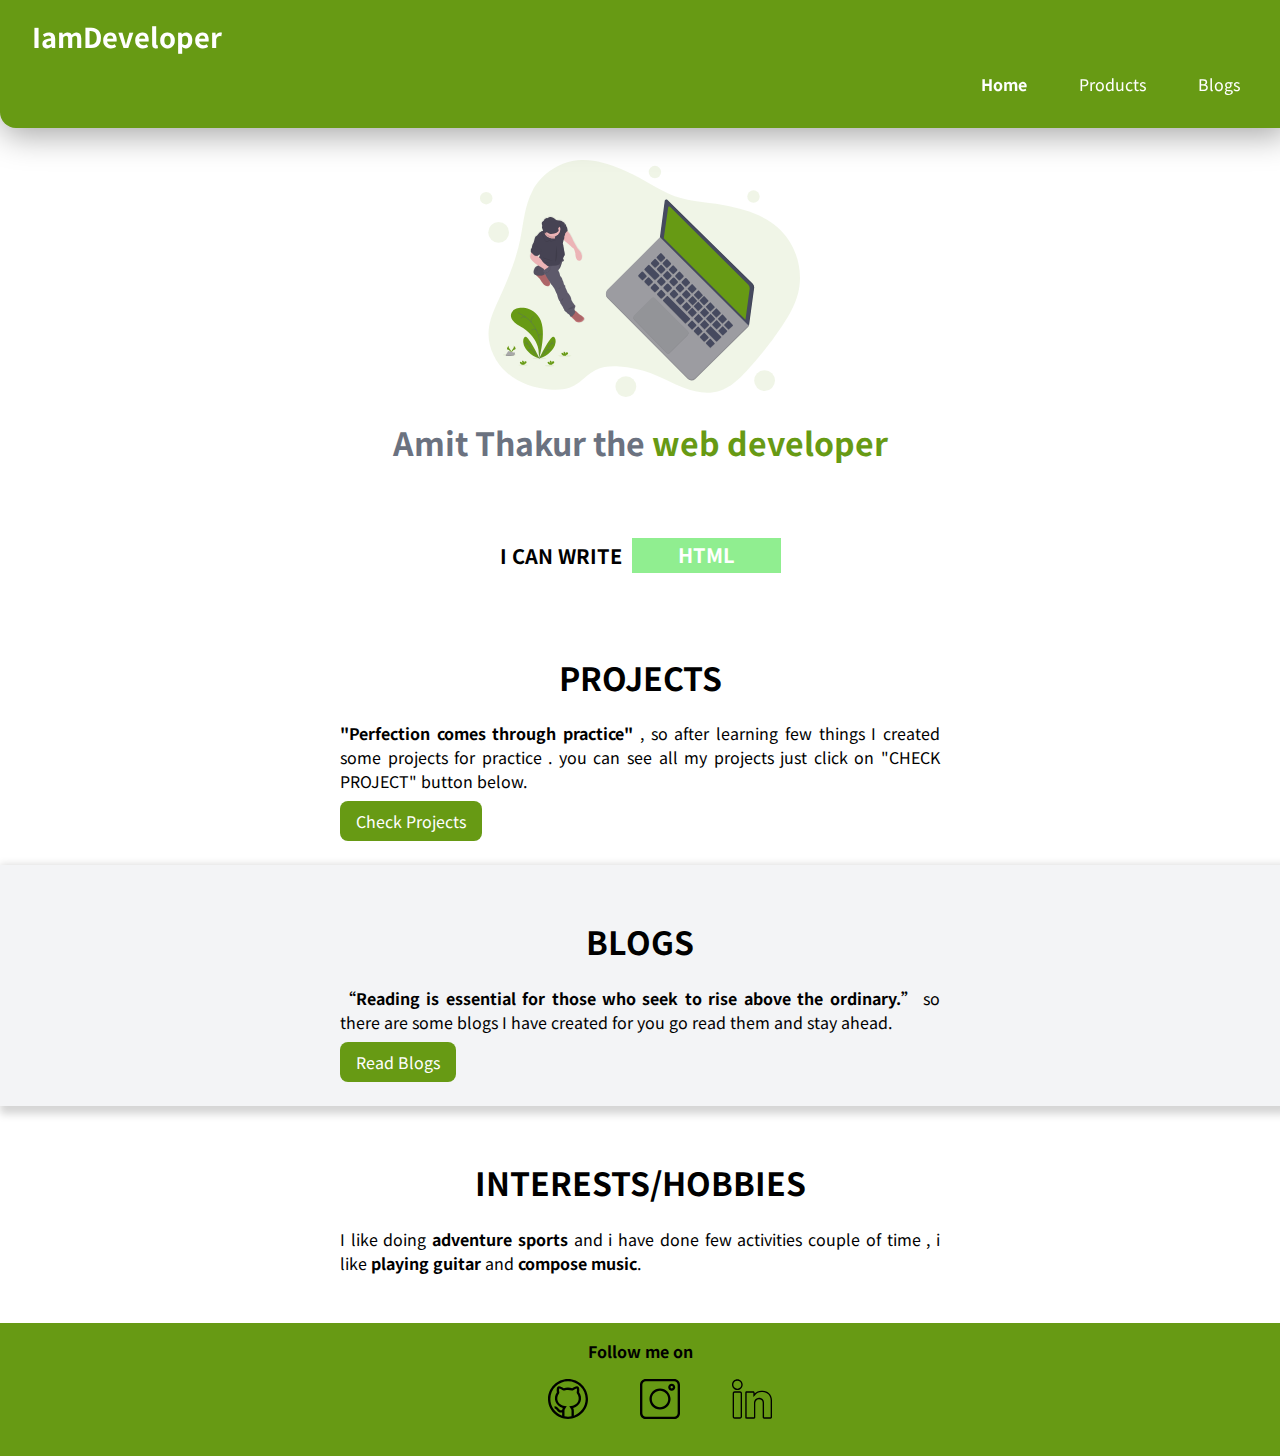
<file: index.html>
<!DOCTYPE html>
<html lang="en">
<head>
    <meta charset="UTF-8">
    <meta name="viewport" content="width=device-width, initial-scale=1.0">
    <meta http-equiv="X-UA-Compatible" content="ie=edge">
    <title>AMIT THAKUR|| PORTFOLIO</title>
    <link rel="stylesheet" href="site.css">
</head>
<body onload="loadfun()">
    <div id ="loading"></div>
    <nav class = "navigation container ">
        <div class = "nav-brand"><a class = "link link-active" href="/">IamDeveloper</a></div>
            <ul class = "list-non-bullet-nav-pills">
                <li class= list-item-inline>
                    <a class = "link link-active "href="/">Home</a>
                </li>
                <li class = "list-item-inline">
                    <a class = "link" href="projects.html">Products</a>
                </li>
                <li class= list-item-inline>
                    <a class = "link" href="blog1.html">Blogs</a>
                </li>
            </ul>
    </nav>
        
    <header class = "hero">
        <img class = "hero-img" src="/images/main2.svg" />
        <h1 class="hero-heading">Amit Thakur the <span class= "heading-inverted">web developer</span></h1>
    </header>
    

    <div class = contents>
        <div class= "slide-wrapper">
            I can write
                <div class="slider">
                    <div class ="slider-text1">HTML</div>
                    <div class ="slider-text2">CSS</div>
                    <div class ="slider-text3">JAVASCRIPT</div>
                </div>
        </div>
    </div>

    <section class = "section">
        <div class = "container container-center">
            <h1>PROJECTS</h1>
            <p> <strong>"Perfection comes through practice" </strong>, so after learning few things I created some projects  for practice . you can see all my projects just  click on "CHECK PROJECT" button below.</p>
            <a class = "link primary-link "  href="projects.html"> Check Projects</a>

        </div>
    </section>
    <section class = "section ow ">
        <div class = "container container-center">
            <h1>BLOGS</h1>
            <p><strong>“Reading is essential for those who seek to rise above the ordinary.”</strong> so there are some blogs I have created for you  go read them and stay ahead.
            </p>
            <a class = "link primary-link "  href="blog1.html"> Read Blogs</a>
        </div>
    </section>

    <section class = "section ">
            <div class = "container container-center">
                <h1>INTERESTS/HOBBIES</h1>
                <p>I like  doing <strong>adventure sports</strong> and i have done few activities couple of time , i like <strong>playing guitar</strong> and <strong>compose music</strong>. 
                </p>
                
            </div>
    </section>

    <footer class="footer container">
        <div  style="color: black " class ="footer-header" > <strong> Follow me on</strong></div>
        <ul class ="social-links list-non-bullet">
            <li class = "list-item-inline">
                <a class ="link" href="https://github.com/AmitThakur11"> <img src="images/github.svg" width="40" height="40"></a>
            </li>
            <li class = "list-item-inline"> 
                <a class ="link" href="https://www.instagram.com/i.m.dexter/"> <img src="images/instagram.svg" width="40" height="40"></a>
            </li>
            <li class = "list-item-inline"> 
                <a  class ="link" href="https://www.linkedin.com/in/amit-thakur-664503193/"> <img src="images/linkedin.svg" width="40" height="40"></a>
            </li>
        </ul>
    </footer>
    <script>
        var load = document.getElementById("loading");
        function loadfun()
        {
            load.style.display = 'none';
        }
    </script>

    
                    
                
        
    
</body>
</html>
</file>
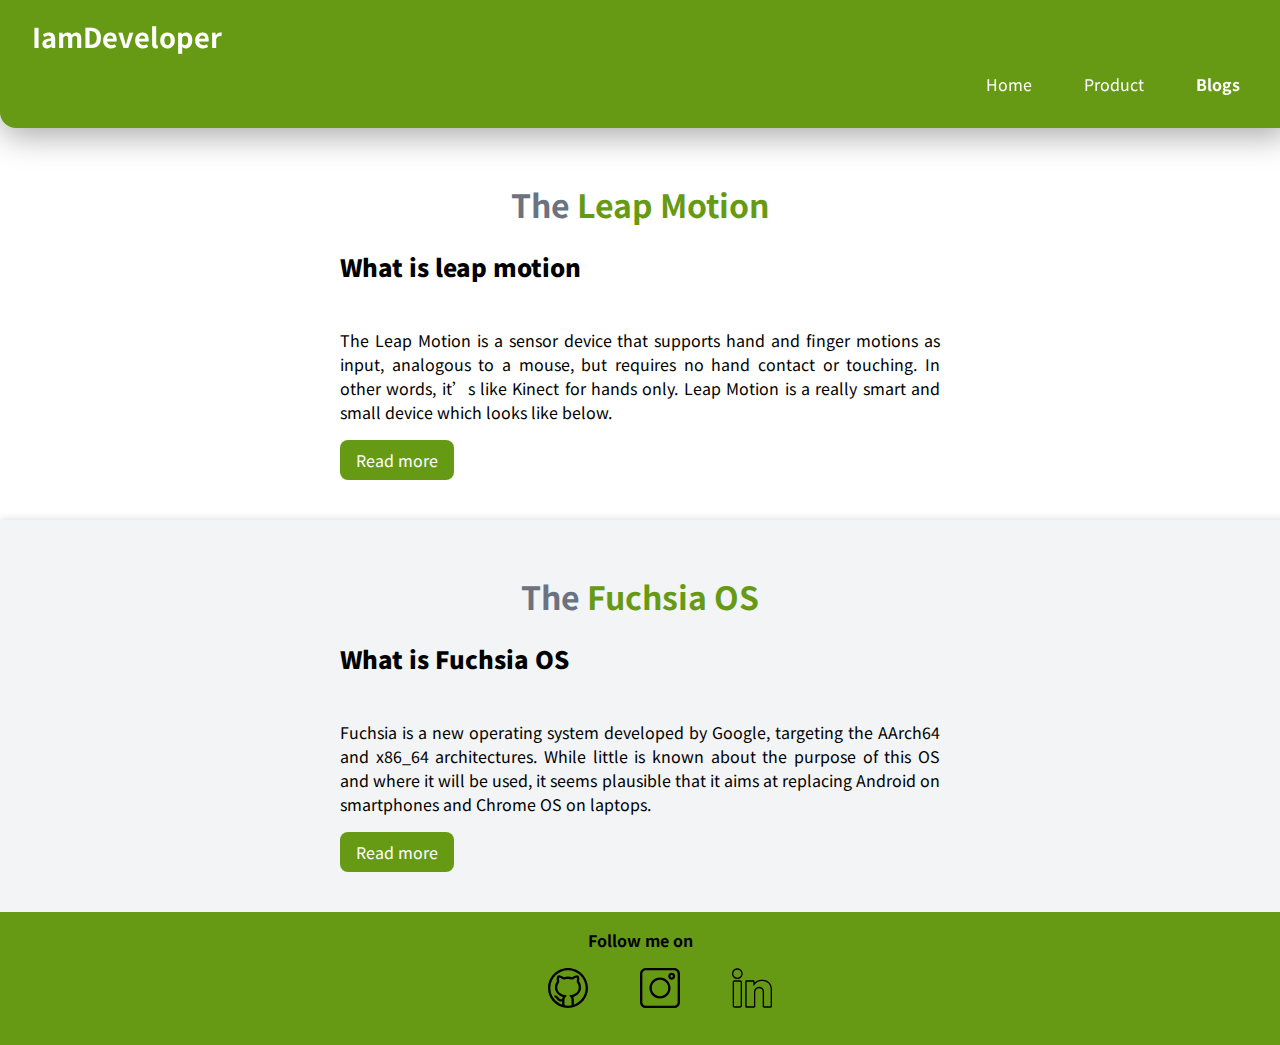
<file: blog1.html>
<!DOCTYPE html>
<html lang="en">
<head>
    <meta charset="UTF-8">
    <meta name="viewport" content="width=device-width, initial-scale=1.0">
    <meta http-equiv="X-UA-Compatible" content="ie=edge">
    <title>PORTFOLIO</title>
    <link rel="stylesheet" href="site.css">
</head>
<body onload="loadfun()">
    <nav class = "navigation container ">
        <div class = "nav-brand"><a class = "link link-active" href="/">IamDeveloper</a></div>
            <ul class = "list-non-bullet-nav-pills">
                <li class= list-item-inline>
                    <a class = "link  " href="/">Home</a>
                </li>
                <li class = "list-item-inline">
                    <a  class = "link " href="projects.html">Product</a>
                </li>
                <li class = "list-item-inline">
                    <a class ="link link-active" href="blog1.html">Blogs</a>
                </li>
                
            </ul>
    </nav>
        

        <section class = "section ">
            <header style = "padding: 0rem" class = "hero">
                <h1 class="hero-heading">The <span class= "heading-inverted">Leap Motion</span></h1>
            </header>
            
            <div class = "container container-center">
                
                <p style="text-align: justify;"><h2><strong>What is leap motion</strong></h2><br>The Leap Motion is a sensor device that supports hand and finger motions as input, analogous to a mouse, but requires no hand contact or touching.
                        In other words, it’s like Kinect for hands only.
                        Leap Motion is a really smart and small device which looks like below.<br><br>
                        <a class = "link primary-link "  href="full-leap.html">Read more</a>

                </p>
                
            </div>
        </section>
        


        <section class = "section ow ">
            <header style = "padding: 0rem;" class = "hero">
                <h1  class="hero-heading">The <span class= "heading-inverted">Fuchsia OS</span></h1>
            </header>
            <div class = "container container-center">

                    <p style="text-align: justify;"><h2><strong>What is Fuchsia OS</strong></h2><br>
                        Fuchsia is a new operating system developed by Google, targeting the AArch64 and
                         x86_64 architectures. While little is known about the purpose of this OS and where
                          it will be used, it seems plausible that it aims at replacing Android on smartphones
                           and Chrome OS on laptops.<br><br>
                           <a class = "link primary-link "  href="fuchsia.html">Read more</a>

    
                    </p>
                
            </div>
        </section>

        
    

    <footer class="footer container">
            <div  style="color: black " class ="footer-header" ><strong> Follow me on</strong></div>
            <ul class ="social-links list-non-bullet">
                <li class = "list-item-inline">
                    <a class ="link" href="https://github.com/AmitThakur11"> <img src="images/github.svg" width="40" height="40"></a>
                </li>
                <li class = "list-item-inline"> 
                    <a class ="link" href="https://www.instagram.com/i.m.dexter/"> <img src="images/instagram.svg" width="40" height="40"></a>
                </li>
                <li class = "list-item-inline"> 
                    <a  class ="link" href="https://www.linkedin.com/in/amit-thakur-664503193/"> <img src="images/linkedin.svg" width="40" height="40"></a>
                </li>
            </ul>
    </footer>
    <script>
        var load = document.getElementById("loading");
        function loadfun()
        {
            load.style.display = 'none';
        }
    </script>

    </body>
    </html>
</file>
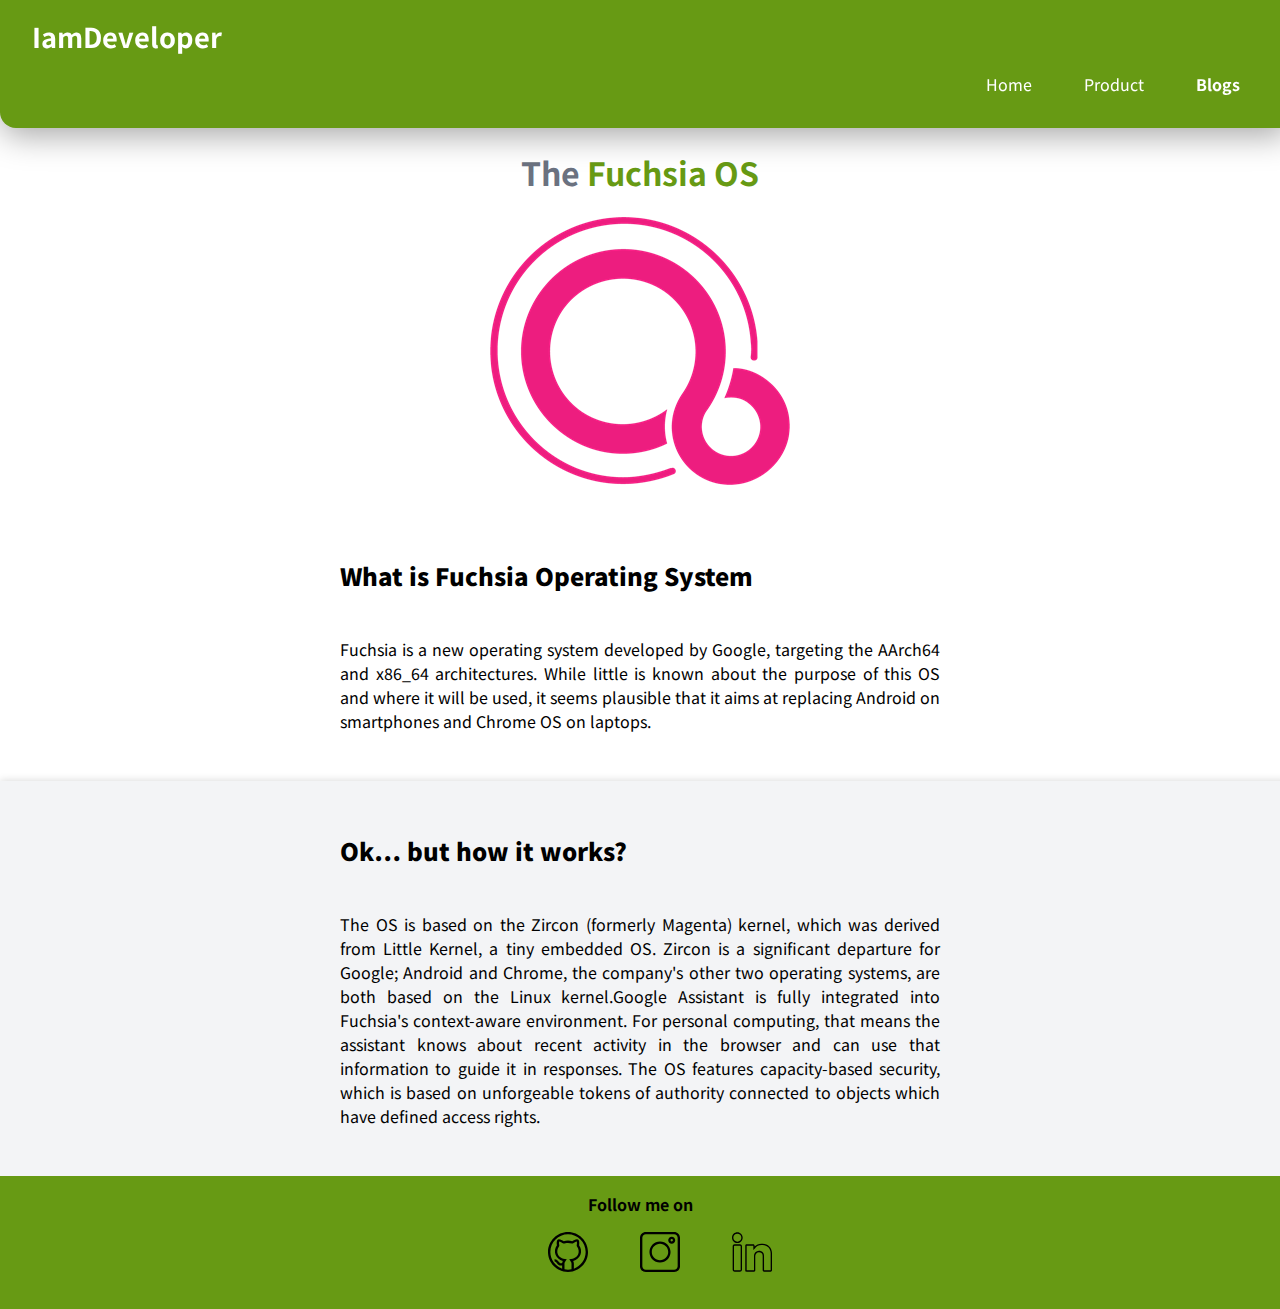
<file: fuchsia.html>
<!DOCTYPE html>
<html lang="en">
<head>
    <meta charset="UTF-8">
    <meta name="viewport" content="width=device-width, initial-scale=1.0">
    <meta http-equiv="X-UA-Compatible" content="ie=edge">
    <title>PORTFOLIO</title>
    <link rel="stylesheet" href="site.css">
</head>
<body onload="loadfun()">
    <nav class = "navigation container ">
        <div class = "nav-brand"><a class = "link link-active" href="/">IamDeveloper</a></div>
            <ul class = "list-non-bullet-nav-pills">
                <li class= list-item-inline>
                    <a class = "link  " href="/">Home</a>
                </li>
                <li class = "list-item-inline">
                    <a  class = "link " href="projects.html">Product</a>
                </li>
                <li class = "list-item-inline">
                    <a class ="link link-active" href="blog1.html">Blogs</a>
                </li>
                
            </ul>
    </nav>
    <header style = "padding: 0rem;" class = "hero">
        <h1 class="hero-heading">The <span class= "heading-inverted">Fuchsia OS</span></h1>
    </header>
    <p style = "text-align:center;"><img style="max-width: 300px " src="./images/fuschia.png" ></p>


    <section class = "section ">
            <div class = "container container-center">
                
                <p style="text-align: justify;"><h2><strong>What is Fuchsia Operating System</strong></h2><br>
                    Fuchsia is a new operating system developed by Google, targeting the AArch64 and
                     x86_64 architectures. While little is known about the purpose of this OS and where
                      it will be used, it seems plausible that it aims at replacing Android on smartphones
                       and Chrome OS on laptops.

                </p>
                
            </div>
    </section>
    <section class = "section ow ">
            <div class = "container container-center">
                
                <p style="text-align: justify;"><h2><strong>Ok… but how it works?</strong></h2><br>

                    The OS is based on the Zircon (formerly Magenta) kernel, which was derived from 
                    Little Kernel, a tiny embedded OS. Zircon is a significant departure for Google;
                    Android and Chrome, the company's other two operating systems, are both based on
                    the Linux kernel.Google Assistant is fully integrated into Fuchsia's context-aware 
                    environment. For personal computing, that means the assistant knows about recent 
                    activity in the browser and can use that information to guide it in responses. 
                    The OS features capacity-based security, which is based on unforgeable tokens of
                    authority connected to objects which have defined access rights.


            
                        
                        
                </p>
                
            </div>
    </section>

    <footer class="footer container">
            <div  style="color: black " class ="footer-header" ><strong> Follow me on</strong></div>
            <ul class ="social-links list-non-bullet">
                <li class = "list-item-inline">
                    <a class ="link" href="https://github.com/AmitThakur11"> <img src="images/github.svg" width="40" height="40"></a>
                </li>
                <li class = "list-item-inline"> 
                    <a class ="link" href="https://www.instagram.com/i.m.dexter/"> <img src="images/instagram.svg" width="40" height="40"></a>
                </li>
                <li class = "list-item-inline"> 
                    <a  class ="link" href="https://www.linkedin.com/in/amit-thakur-664503193/"> <img src="images/linkedin.svg" width="40" height="40"></a>
                </li>
            </ul>
    </footer>
    <script>
        var load = document.getElementById("loading");
        function loadfun()
        {
            load.style.display = 'none';
        }
    </script>

    </body>
    </html>
</file>
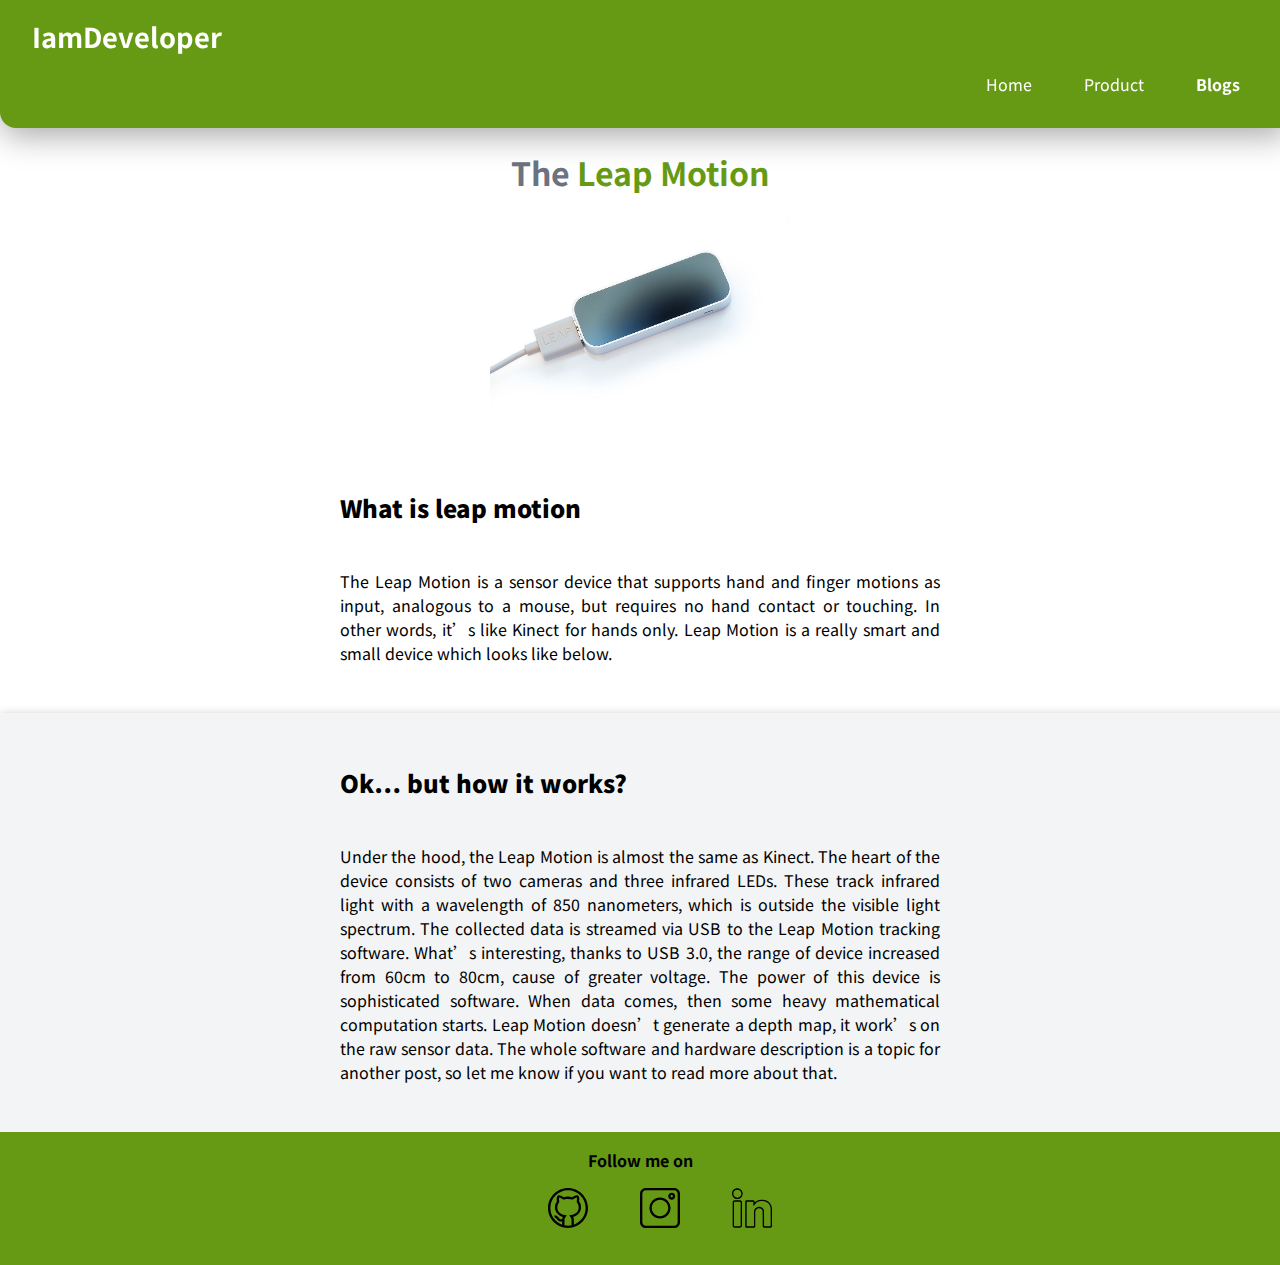
<file: full-leap.html>
<!DOCTYPE html>
<html lang="en">
<head>
    <meta charset="UTF-8">
    <meta name="viewport" content="width=device-width, initial-scale=1.0">
    <meta http-equiv="X-UA-Compatible" content="ie=edge">
    <title>PORTFOLIO</title>
    <link rel="stylesheet" href="site.css">
</head>
<body onload="loadfun()">
    <nav class = "navigation container ">
        <div class = "nav-brand"><a class = "link link-active" href="/">IamDeveloper</a></div>
            <ul class = "list-non-bullet-nav-pills">
                <li class= list-item-inline>
                    <a class = "link  " href="/">Home</a>
                </li>
                <li class = "list-item-inline">
                    <a  class = "link " href="projects.html">Product</a>
                </li>
                <li class = "list-item-inline">
                    <a class ="link link-active" href="blog1.html">Blogs</a>
                </li>
                
            </ul>
    </nav>
    <header style = "padding: 0rem;" class = "hero">
        <h1 class="hero-heading">The <span class= "heading-inverted">Leap Motion</span></h1>
    </header>
    <p style = "text-align:center;"><img style="max-width: 300px " src="images/blog1.jpg" ></p>


    <section class = "section ">
            <div class = "container container-center">
                
                <p style="text-align: justify;"><h2><strong>What is leap motion</strong></h2><br>The Leap Motion is a sensor device that supports hand and finger motions as input, analogous to a mouse, but requires no hand contact or touching.
                        In other words, it’s like Kinect for hands only.
                        Leap Motion is a really smart and small device which looks like below.

                </p>
                
            </div>
    </section>
    <section class = "section ow ">
            <div class = "container container-center">
                
                <p style="text-align: justify;"><h2><strong>Ok… but how it works?</strong></h2><br>
            
                        Under the hood, the Leap Motion is almost the same as Kinect.
                        The heart of the device consists of two cameras and three infrared LEDs. These track infrared light with a wavelength of 850 nanometers, which is outside the visible light spectrum. The collected data is streamed via USB to the Leap Motion tracking software. What’s interesting, thanks to USB 3.0, the range of device increased from 60cm to 80cm, cause of greater voltage.
                        The power of this device is sophisticated software. When data comes, then some heavy mathematical computation starts. Leap Motion doesn’t generate a depth map, it work’s on the raw sensor data.
                        The whole software and hardware description is a topic for another post, so let me know if you want to read more about that.

                </p>
                
            </div>
    </section>

    <footer class="footer container">
            <div  style="color: black " class ="footer-header" ><strong> Follow me on</strong></div>
            <ul class ="social-links list-non-bullet">
                <li class = "list-item-inline">
                    <a class ="link" href="https://github.com/AmitThakur11"> <img src="images/github.svg" width="40" height="40"></a>
                </li>
                <li class = "list-item-inline"> 
                    <a class ="link" href="https://www.instagram.com/i.m.dexter/"> <img src="images/instagram.svg" width="40" height="40"></a>
                </li>
                <li class = "list-item-inline"> 
                    <a  class ="link" href="https://www.linkedin.com/in/amit-thakur-664503193/"> <img src="images/linkedin.svg" width="40" height="40"></a>
                </li>
            </ul>
    </footer>
    <script>
        var load = document.getElementById("loading");
        function loadfun()
        {
            load.style.display = 'none';
        }
    </script>

    </body>
    </html>
</file>
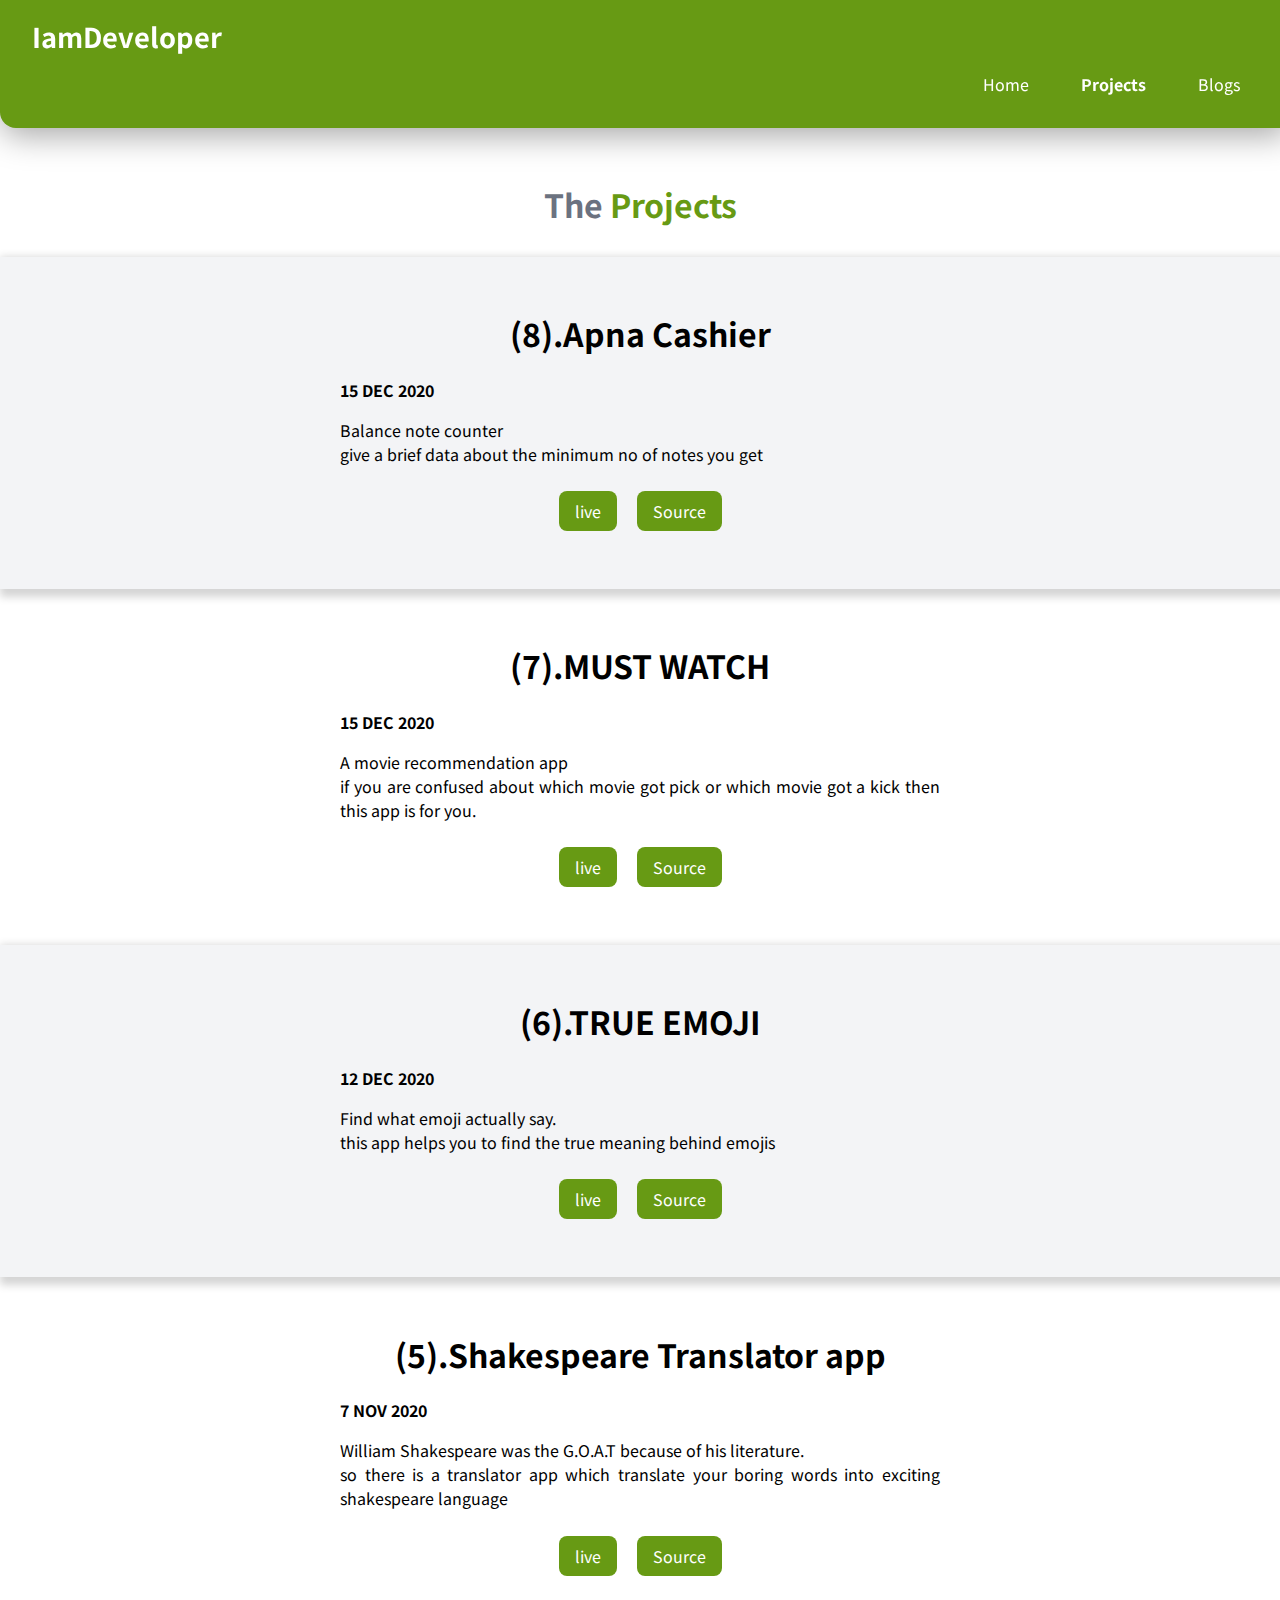
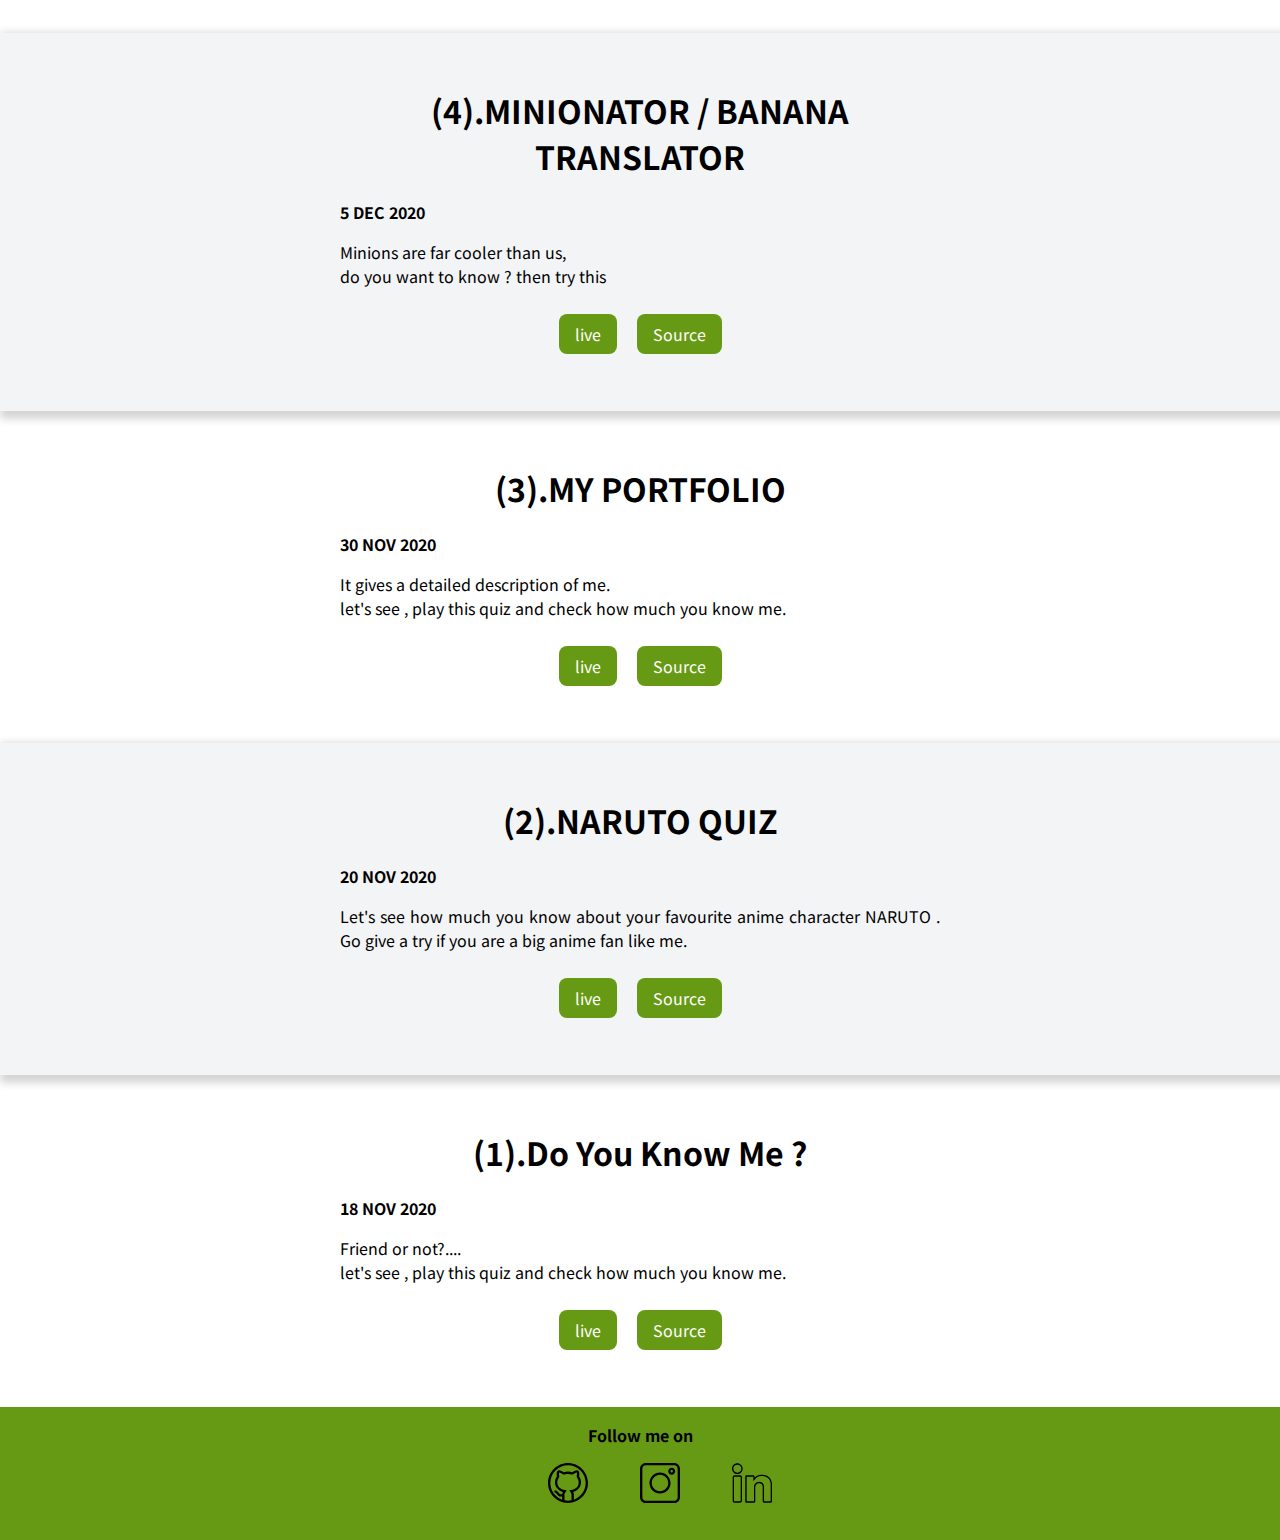
<file: projects.html>
<!DOCTYPE html>
<html lang="en">
<head>
    <meta charset="UTF-8">
    <meta name="viewport" content="width=device-width, initial-scale=1.0">
    <meta http-equiv="X-UA-Compatible" content="ie=edge">
    <title>PORTFOLIO</title>
    <link rel="stylesheet" href="site.css">
</head>
<body onload="loadfun()" >
    <nav class = "navigation container ">
        <div class = "nav-brand"><a class = "link link-active" href="/">IamDeveloper</a></div>
            <ul class = "list-non-bullet-nav-pills">
                <li class= list-item-inline>
                    <a class = "link  "href="/">Home</a>
                </li>
                <li class = "list-item-inline">
                    <a class = "link link-active" href="projects.html">Projects</a>
                </li>
                <li class= list-item-inline>
                    <a class = "link" href="blog1.html">Blogs</a>
                </li>
            </ul>
    </nav>
    <header class = "hero">
        <h1 class="hero-heading">The <span class= "heading-inverted">Projects</span></h1>
    </header>
    
    
    <section class = "section ow">
        <div class = "container container-center">
            <h1>(8).Apna Cashier</h1>
            <p><strong> 15 DEC 2020</strong></p>
            <p> Balance note counter<br>
                give a brief data about the minimum no of notes you get<div class=""></div>
            </p>
            <ul class = "ul">
                    <li class = "list-item-inline"><a class = "link primary-link "  href="https://apna-cashier.netlify.app"> live</a>
                    </li>
                    <li class="list-item-inline"><a class = "link primary-link "  href="https://github.com/AmitThakur11/Apna-Cashier"> Source</a>
                    </li>
            </ul>
    
        </div>
    </section>
    
    
    <section class = "section ">
            <div class = "container container-center">
                <h1>(7).MUST WATCH</h1>
                <p><strong> 15 DEC 2020</strong></p>
                <p> A movie recommendation app<br>
                    if you are confused about which movie got pick or which movie got a kick then this app is for you.<div class=""></div>
                </p>
                <ul class = "ul">
                        <li class = "list-item-inline"><a class = "link primary-link "  href="https://mustwatch.netlify.app"> live</a>
                        </li>
                        <li class="list-item-inline"><a class = "link primary-link "  href="https://github.com/AmitThakur11/recommendAPP"> Source</a>
                        </li>
                </ul>
        
            </div>
    </section>
    <section class = "section ow">
            <div class = "container container-center">
                <h1>(6).TRUE EMOJI</h1>
                <p><strong> 12 DEC 2020</strong></p>
                <p> Find what emoji actually say.<br>
                    this app helps you to find the true meaning behind emojis<div class=""></div>
                </p>
                <ul class = "ul">
                        <li class = "list-item-inline"><a class = "link primary-link "  href="https://true-emoji.netlify.app"> live</a>
                        </li>
                        <li class="list-item-inline"><a class = "link primary-link "  href="https://github.com/AmitThakur11/emojiDecypher"> Source</a>
                        </li>
                </ul>
        
            </div>
        </section>
    <section class = "section ">
            <div class = "container container-center">
                <h1>(5).Shakespeare Translator app</h1>
                <p><strong> 7 NOV 2020</strong></p>
                <p>William Shakespeare was the G.O.A.T because of his literature. <br>
                    so there is a translator app which translate your boring words into exciting shakespeare language  <div class=""></div>
                </p>
                <ul class = "ul">
                        <li class = "list-item-inline"><a class = "link primary-link "  href="https://shakespeare1translator.netlify.app"> live</a>
                        </li>
                        <li class="list-item-inline"><a class = "link primary-link "  href="https://github.com/AmitThakur11/shakespeare-Translator"> Source</a>
                        </li>
                </ul>
        
                </div>
        </section>
    <section class = "section ow ">
            <div class = "container container-center">
                <h1>(4).MINIONATOR / BANANA TRANSLATOR</h1>
                <p><strong> 5 DEC 2020</strong></p>
                <p>Minions are far cooler than us,<br>
                do you want to know ? then try this  <div class=""></div>
                </p>
                <ul class = "ul">
                        <li class = "list-item-inline"><a class = "link primary-link "  href="https://minionator.netlify.app"> live</a>
                        </li>
                        <li class="list-item-inline"><a class = "link primary-link "  href="https://github.com/AmitThakur11/TRANSLATOR"> Source</a>
                        </li>
                </ul>
        
            </div>
    </section>
    <section class = "section ">
            <div class = "container container-center">
                <h1>(3).MY PORTFOLIO</h1>
                <p><strong> 30 NOV 2020</strong></p>
                <p>It gives a detailed description of me.<br>
                    let's see , play this quiz and check how much you know me. <div class=""></div>
                </p>
                <ul class = "ul">
                        <li class = "list-item-inline"><a class = "link primary-link "  href="https://dexterlab.netlify.app"> live</a>
                        </li>
                        <li class="list-item-inline"><a class = "link primary-link "  href="https://github.com/AmitThakur11/Portfolio_site"> Source</a>
                        </li>
                </ul>
        
            </div>
    </section>
    <section class = "section ow ">
            <div class = "container container-center">
                <h1>(2).NARUTO QUIZ</h1>
                <p><strong> 20 NOV 2020</strong></p>
                <p>Let's see how much you know about your favourite anime character NARUTO . Go give a try  if you are a big anime fan like me.
                </p>
                <ul class = "ul">
                        <li class = "list-item-inline"><a class = "link primary-link "  href="https://repl.it/@dexter1998/NARUTO-QUIZ?embed=1&output=1#index.js"> live</a>
                        </li>
                        <li class="list-item-inline"><a class = "link primary-link "  href="https://github.com/AmitThakur11/NARUTO_quiz"> Source</a>
                        </li>
                </ul>
    
            </div>
    </section>
    <section class = "section ">
            <div class = "container container-center">
                <h1>(1).Do You  Know Me ?</h1>
                <p><strong> 18 NOV 2020</strong></p>
                <p> Friend or not?....<br>
                    let's see , play this quiz and check how much you know me. <div class=""></div>
                </p>
                <ul class = "ul">
                        <li class = "list-item-inline"><a class = "link primary-link "  href="https://repl.it/@dexter1998/project-1?embed=1&output=1#index.js"> live</a>
                        </li>
                        <li class="list-item-inline"><a class = "link primary-link "  href="https://github.com/AmitThakur11/Know_me_QUIZ"> Source</a>
                        </li>
                </ul>
        
                </div>
    </section>
    <footer class="footer container">
                <div  style="color: black " class ="footer-header" > <strong> Follow me on</strong></div>
                <ul class ="social-links list-non-bullet">
                    <li class = "list-item-inline">
                        <a class ="link" href="https://github.com/AmitThakur11"> <img src="images/github.svg" width="40" height="40"></a>
                    </li>
                    <li class = "list-item-inline"> 
                        <a class ="link" href="https://www.instagram.com/i.m.dexter/"> <img src="images/instagram.svg" width="40" height="40"></a>
                    </li>
                    <li class = "list-item-inline"> 
                        <a  class ="link" href="https://www.linkedin.com/in/amit-thakur-664503193/"> <img src="images/linkedin.svg" width="40" height="40"></a>
                    </li>
                </ul>
    </footer>
    <script >
        var load = document.getElementById("loading");
        function loadfun()
        {
            load.style.display = 'none';
        }
    </script>

</body>
</html>
</file>
<file: site.css>
@import url('https://fonts.googleapis.com/css2?family=Noto+Sans+TC:wght@400;700&display=swap');

:root{
    --primary-color:#679A14;
    /**#6C8E3F**/
    --dark-gray:#6B7280;
    --light-gray :#F3F4F6;
}

#loading{
    position: fixed;
    width:100%;
    height:100vh;
    background: #fff
    url('https://static-steelkiwi-dev.s3.amazonaws.com/media/filer_public/4e/07/4e07eece-7c84-46e2-944d-1a6b856d7b5f/463ff844-6f36-4ffe-b051-fea983d39223.gif')
    no-repeat center;
    z-index: 99999;

}

body{
    display: block;
    font-family: 'Noto Sans TC', sans-serif;
    margin: 0px;
    text-align: justify;
}

/** container **/

.container{
    padding-left: 1rem;
    padding-right: 1rem;
}

.container-center{
    max-width: 600px;
    margin: auto;

}


/** links **/

.link{
    text-decoration: none;
    padding: 0.5rem 1rem;
}
.primary-link{
    background-color : var(--primary-color);
    border-radius: 0.5rem;
    color: white;
}
.secondary-link{
    color : var(--primary-color);
    border-radius: 0.5rem;
    border: 1px solid var(--primary-color);

}



hr{
    margin: 2rem 0rem;
}
.list-non-bullet{
    list-style : none;
}

.list-item-inline{
    padding:0rem 0.5rem;
    display: inline;
}
.navigation{
    background-color: var(--primary-color);
    position: sticky;
    top: 0;
    color: white;
    padding: 1rem;
    border-bottom-left-radius: 1rem;
    box-shadow: 4px 4px 32px 4px rgba(0,0,0,.34);
}
.navigation .link{
    color: white;
}
.list-non-bullet-nav-pills{
    text-align: right;
    
}
.navigation .nav-brand{
    font-weight: bold;
    font-size:1.7rem;
    
    
}

.navigation .link-active{
    font-weight: bold;
}

.hero{
    padding-top:2rem;
    padding-bottom: 0.5rem;
}

.hero .hero-img{
    max-width: 320px;
    display: block;
    margin: auto;
}

.hero .hero-heading{
    color: var(--dark-gray);
    text-align: center;
    font-size:2rem;
}

.hero .hero-heading .heading-inverted{
    color: var(--primary-color);
    
}

.section{
    padding: 2rem;
}

.section h1{
    text-align: center;
    
}
.ow{
    background-color: var(--light-gray);
    box-shadow: 4px 4px 8px 4px rgba(0,0,0,.17);
}

/**Footer**/


.para-image{
    text-align: center;
    box-shadow: 4px 4px 32px 4px rgba(0,0,0,.34);
}

.section .ul{
    text-align: center;
    padding: 1.1rem;
    
}
.section .h1{
    color: var(--primary-color);
}


.contents{
    margin-top:1rem;
    width:100vw;
    height:10vh;
    display:flex;
    align-items: center;
    justify-content: center;
}
.slide-wrapper{
    font-size:20px;
    color:black;
    font-weight: bold;
    text-transform: uppercase;
    display:flex;
    align-items: center;
    justify-content: center;
}


.slider{
    height:35px;
    padding-left:10px;
    overflow: hidden;

    

}
.slider div{
    color:white;
    height:50px;
    margin-bottom: 50px;
    padding:2px 15px;
    text-align:center;
    box-sizing: border-box;
}
.slider-text1{
    background:lightgreen;
    animation: slide 5s linear infinite;

}
.slider-text2{
    background:skyblue;
    
}
.slider-text3{
    background:lightcoral;
    
}
@keyframes slide{
    0%{margin-top: -300px;}
    5%{margin-top: -200px;}
    33%{margin-top: -200px;}
    38%{margin-top: -100px;}
    66%{margin-top: -100px;}
    71%{margin-top: 0px;}
    100%{margin-top: 0px;}
}

footer{
    text-align: center;
    background-color: var(--primary-color);
    padding:1rem;
    
}
</file>
